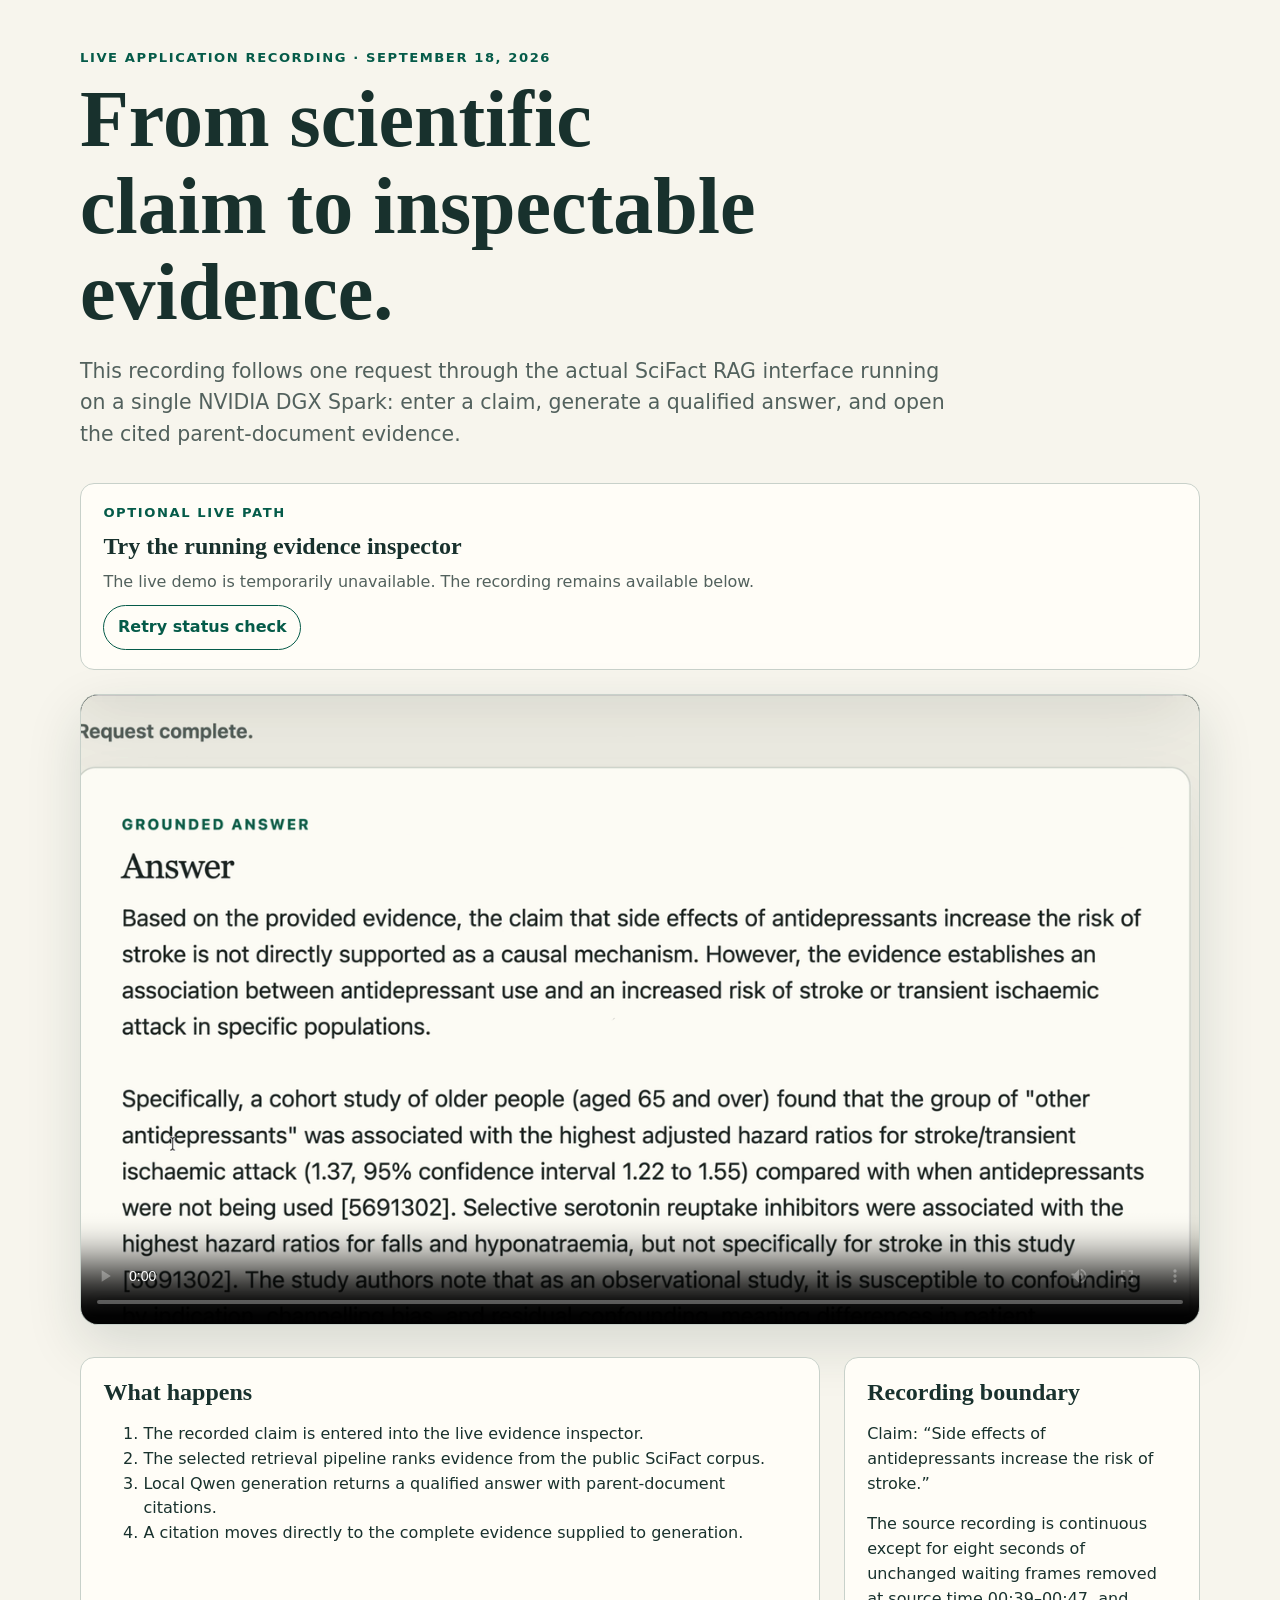
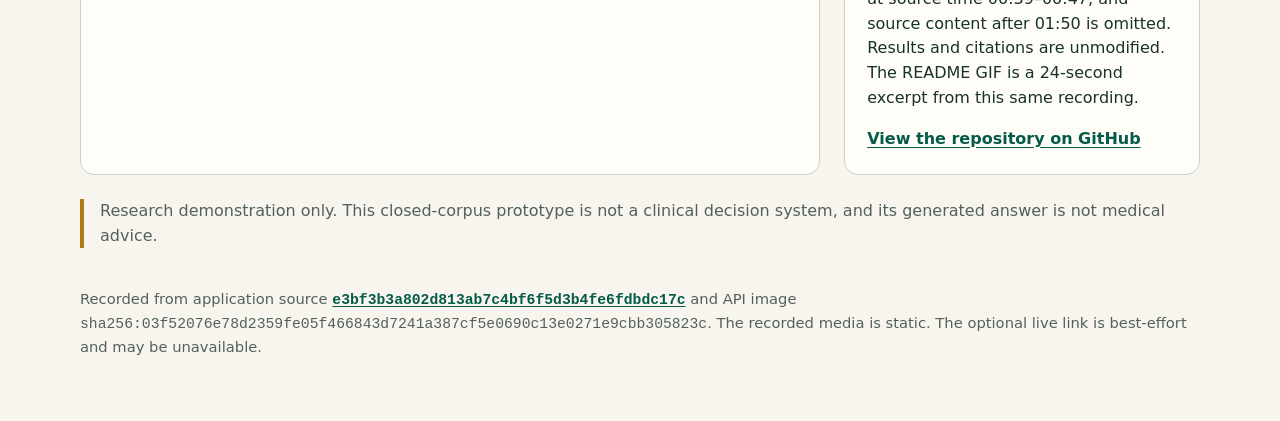
<file: docs/showcase/scifact-ui/index.html>
<!doctype html>
<html lang="en">
  <head>
    <meta charset="utf-8">
    <meta name="viewport" content="width=device-width, initial-scale=1">
    <meta name="description" content="A live demonstration of the SciFact RAG evidence-inspection UI.">
    <title>SciFact RAG · Live UI showcase</title>
    <link rel="stylesheet" href="./showcase.css">
    <script src="./showcase.js" defer></script>
  </head>
  <body>
    <main>
      <p class="eyebrow">Live application recording · September 18, 2026</p>
      <h1>From scientific claim to inspectable evidence.</h1>
      <p class="lede">
        This recording follows one request through the actual SciFact RAG interface running on a
        single NVIDIA DGX Spark: enter a claim, generate a qualified answer, and open the cited
        parent-document evidence.
      </p>

      <section class="live-panel" aria-labelledby="live-title">
        <p class="eyebrow">Optional live path</p>
        <h2 id="live-title">Try the running evidence inspector</h2>
        <p id="live-status" role="status" aria-live="polite">
          Checking whether the live demo is available…
        </p>
        <div class="live-actions">
          <a id="live-link" class="live-link" href="https://scifact.ediacarian.dedyn.io/" hidden>
            Open live demo
          </a>
          <button id="live-retry" class="retry-button" type="button">Retry status check</button>
        </div>
      </section>

      <div class="player">
        <video controls preload="metadata" poster="./scifact-ui-poster.png">
          <source src="./scifact-ui-full.mp4" type="video/mp4">
          <track kind="captions" srclang="en" label="English" src="./scifact-ui-full.vtt" default>
          Your browser does not support embedded video. Download the
          <a href="./scifact-ui-full.mp4">MP4 recording</a> instead.
        </video>
      </div>

      <section class="grid" aria-label="Showcase details">
        <article class="card">
          <h2>What happens</h2>
          <ol>
            <li>The recorded claim is entered into the live evidence inspector.</li>
            <li>The selected retrieval pipeline ranks evidence from the public SciFact corpus.</li>
            <li>Local Qwen generation returns a qualified answer with parent-document citations.</li>
            <li>A citation moves directly to the complete evidence supplied to generation.</li>
          </ol>
        </article>
        <aside class="card">
          <h2>Recording boundary</h2>
          <p>
            Claim: <q>Side effects of antidepressants increase the risk of stroke.</q>
          </p>
          <p>
            The source recording is continuous except for eight seconds of unchanged waiting
            frames removed at source time 00:39–00:47, and source content after 01:50 is omitted.
            Results and citations are unmodified. The README GIF is a 24-second excerpt from this
            same recording.
          </p>
          <p>
            <a href="https://github.com/stauntonjr/scifact-rag">View the repository on GitHub</a>
          </p>
        </aside>
      </section>

      <p class="boundary">
        Research demonstration only. This closed-corpus prototype is not a clinical decision
        system, and its generated answer is not medical advice.
      </p>

      <footer>
        Recorded from application source
        <a href="https://github.com/stauntonjr/scifact-rag/commit/e3bf3b3a802d813ab7c4bf6f5d3b4fe6fdbdc17c"><code>e3bf3b3a802d813ab7c4bf6f5d3b4fe6fdbdc17c</code></a>
        and API image <code>sha256:03f52076e78d2359fe05f466843d7241a387cf5e0690c13e0271e9cbb305823c</code>.
        The recorded media is static. The optional live link is best-effort and may be unavailable.
      </footer>
    </main>
  </body>
</html>
</file>
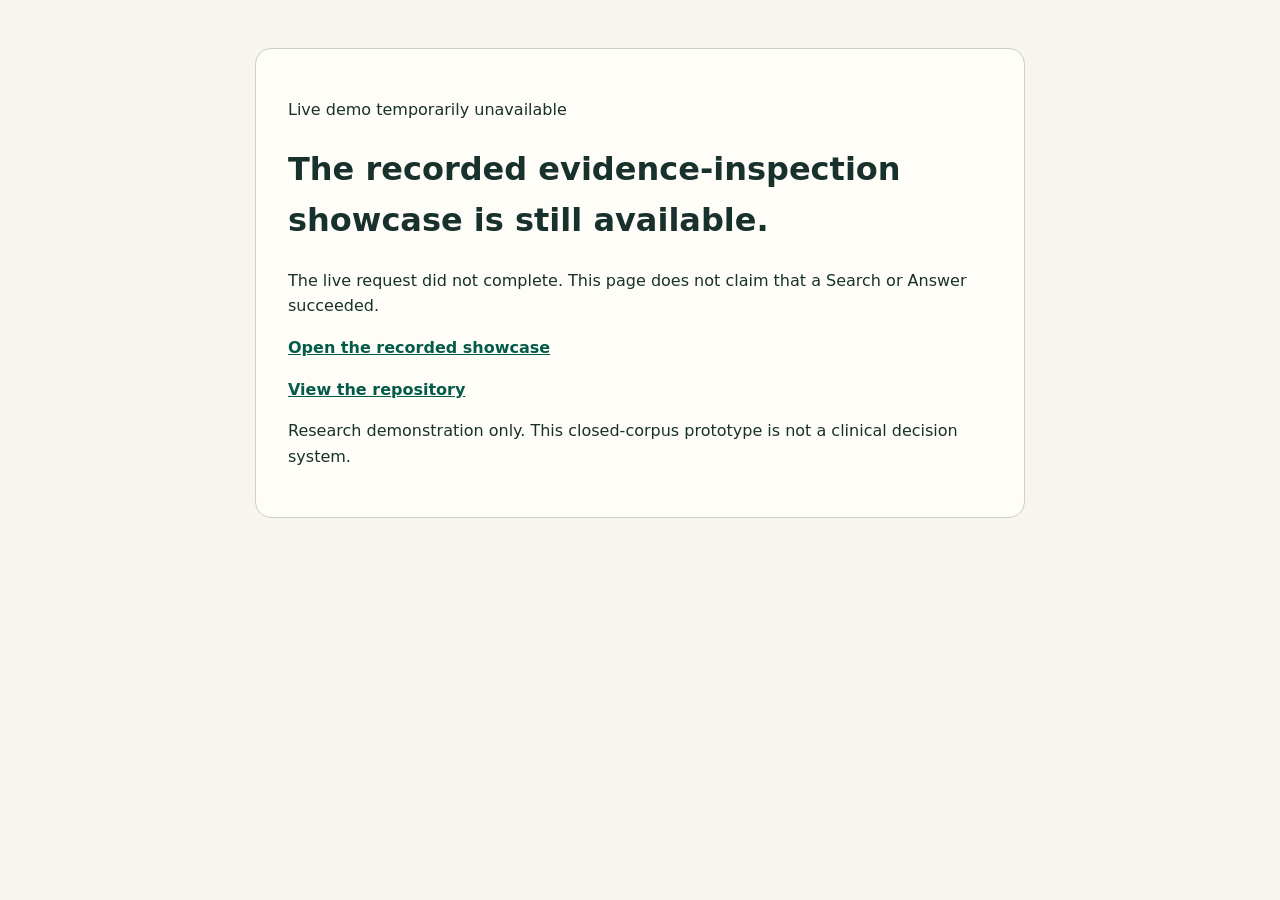
<file: docs/showcase/scifact-ui/offline.html>
<!doctype html>
<html lang="en">
  <head>
    <meta charset="utf-8">
    <meta name="viewport" content="width=device-width, initial-scale=1">
    <title>SciFact RAG · Live demo unavailable</title>
    <style>
      body { margin: 0; padding: 3rem 1.25rem; background: #f7f5ed; color: #18312d; font: 1rem/1.6 system-ui, sans-serif; }
      main { max-width: 44rem; margin: auto; padding: 2rem; border: 1px solid #c8d1ca; border-radius: 1rem; background: #fffdf7; }
      a { color: #055b49; font-weight: 700; }
    </style>
  </head>
  <body>
    <main>
      <p>Live demo temporarily unavailable</p>
      <h1>The recorded evidence-inspection showcase is still available.</h1>
      <p>The live request did not complete. This page does not claim that a Search or Answer succeeded.</p>
      <p><a href="/scifact-rag/showcase/scifact-ui/">Open the recorded showcase</a></p>
      <p><a href="https://github.com/stauntonjr/scifact-rag">View the repository</a></p>
      <p>Research demonstration only. This closed-corpus prototype is not a clinical decision system.</p>
    </main>
  </body>
</html>
</file>
<file: docs/showcase/scifact-ui/showcase.css>
:root {
  color-scheme: light;
  --ink: #18312d;
  --muted: #52615d;
  --paper: #f7f5ed;
  --panel: #fffdf7;
  --line: #c8d1ca;
  --accent: #08745d;
  --accent-dark: #055b49;
}

* {
  box-sizing: border-box;
}

body {
  margin: 0;
  background: var(--paper);
  color: var(--ink);
  font-family: Inter, ui-sans-serif, system-ui, -apple-system, BlinkMacSystemFont, "Segoe UI", sans-serif;
  line-height: 1.55;
}

main {
  width: min(1120px, calc(100% - 2rem));
  margin: 0 auto;
  padding: 3rem 0 4rem;
}

.eyebrow {
  margin: 0 0 0.5rem;
  color: var(--accent-dark);
  font-size: 0.82rem;
  font-weight: 750;
  letter-spacing: 0.12em;
  text-transform: uppercase;
}

h1,
h2 {
  font-family: Georgia, "Times New Roman", serif;
  line-height: 1.08;
}

h1 {
  max-width: 17ch;
  margin: 0;
  font-size: clamp(2.4rem, 7vw, 5rem);
}

.lede {
  max-width: 68ch;
  margin: 1.25rem 0 2rem;
  color: var(--muted);
  font-size: clamp(1.05rem, 2.2vw, 1.28rem);
}

.live-panel {
  display: grid;
  gap: 0.65rem;
  margin: 0 0 1.5rem;
  padding: 1.2rem 1.4rem;
  border: 1px solid var(--line);
  border-radius: 14px;
  background: var(--panel);
}

.live-panel h2,
.live-panel p {
  margin: 0;
}

.live-panel #live-status[data-state="ready"] {
  color: var(--accent-dark);
  font-weight: 700;
}

.live-panel #live-status[data-state="offline"] {
  color: var(--muted);
}

.live-actions {
  display: flex;
  flex-wrap: wrap;
  align-items: center;
  gap: 0.8rem;
}

.live-link,
.retry-button {
  display: inline-block;
  padding: 0.55rem 0.85rem;
  border: 1px solid var(--accent-dark);
  border-radius: 999px;
  background: var(--accent-dark);
  color: #fffdf7;
  font: inherit;
  font-weight: 700;
  text-decoration: none;
  cursor: pointer;
}

.retry-button {
  background: transparent;
  color: var(--accent-dark);
}

.live-link:hover,
.retry-button:hover {
  background: var(--accent);
  color: #fffdf7;
}

.retry-button:disabled {
  cursor: wait;
  opacity: 0.6;
}

.player {
  overflow: hidden;
  border: 1px solid var(--line);
  border-radius: 18px;
  background: #0d1715;
  box-shadow: 0 20px 55px rgb(24 49 45 / 14%);
}

video {
  display: block;
  width: 100%;
  aspect-ratio: 16 / 9;
  background: #0d1715;
}

.grid {
  display: grid;
  grid-template-columns: minmax(0, 1.35fr) minmax(16rem, 0.65fr);
  gap: 1.5rem;
  margin-top: 2rem;
}

.card {
  padding: 1.4rem;
  border: 1px solid var(--line);
  border-radius: 14px;
  background: var(--panel);
}

.card h2 {
  margin: 0 0 0.75rem;
  font-size: 1.5rem;
}

.card p:last-child,
.card ol:last-child {
  margin-bottom: 0;
}

code {
  overflow-wrap: anywhere;
}

a {
  color: var(--accent-dark);
  font-weight: 650;
  text-underline-offset: 0.16em;
}

a:hover {
  color: var(--accent);
}

.boundary {
  margin-top: 1.5rem;
  padding-left: 1rem;
  border-left: 4px solid #ad7b16;
  color: var(--muted);
}

footer {
  margin-top: 2.5rem;
  color: var(--muted);
  font-size: 0.92rem;
}

@media (max-width: 760px) {
  main {
    width: min(100% - 1rem, 1120px);
    padding-top: 1.5rem;
  }

  .grid {
    grid-template-columns: 1fr;
  }
}

@media (prefers-reduced-motion: reduce) {
  *,
  *::before,
  *::after {
    scroll-behavior: auto !important;
  }
}

.live-link[hidden] {
  display: none;
}
</file>
